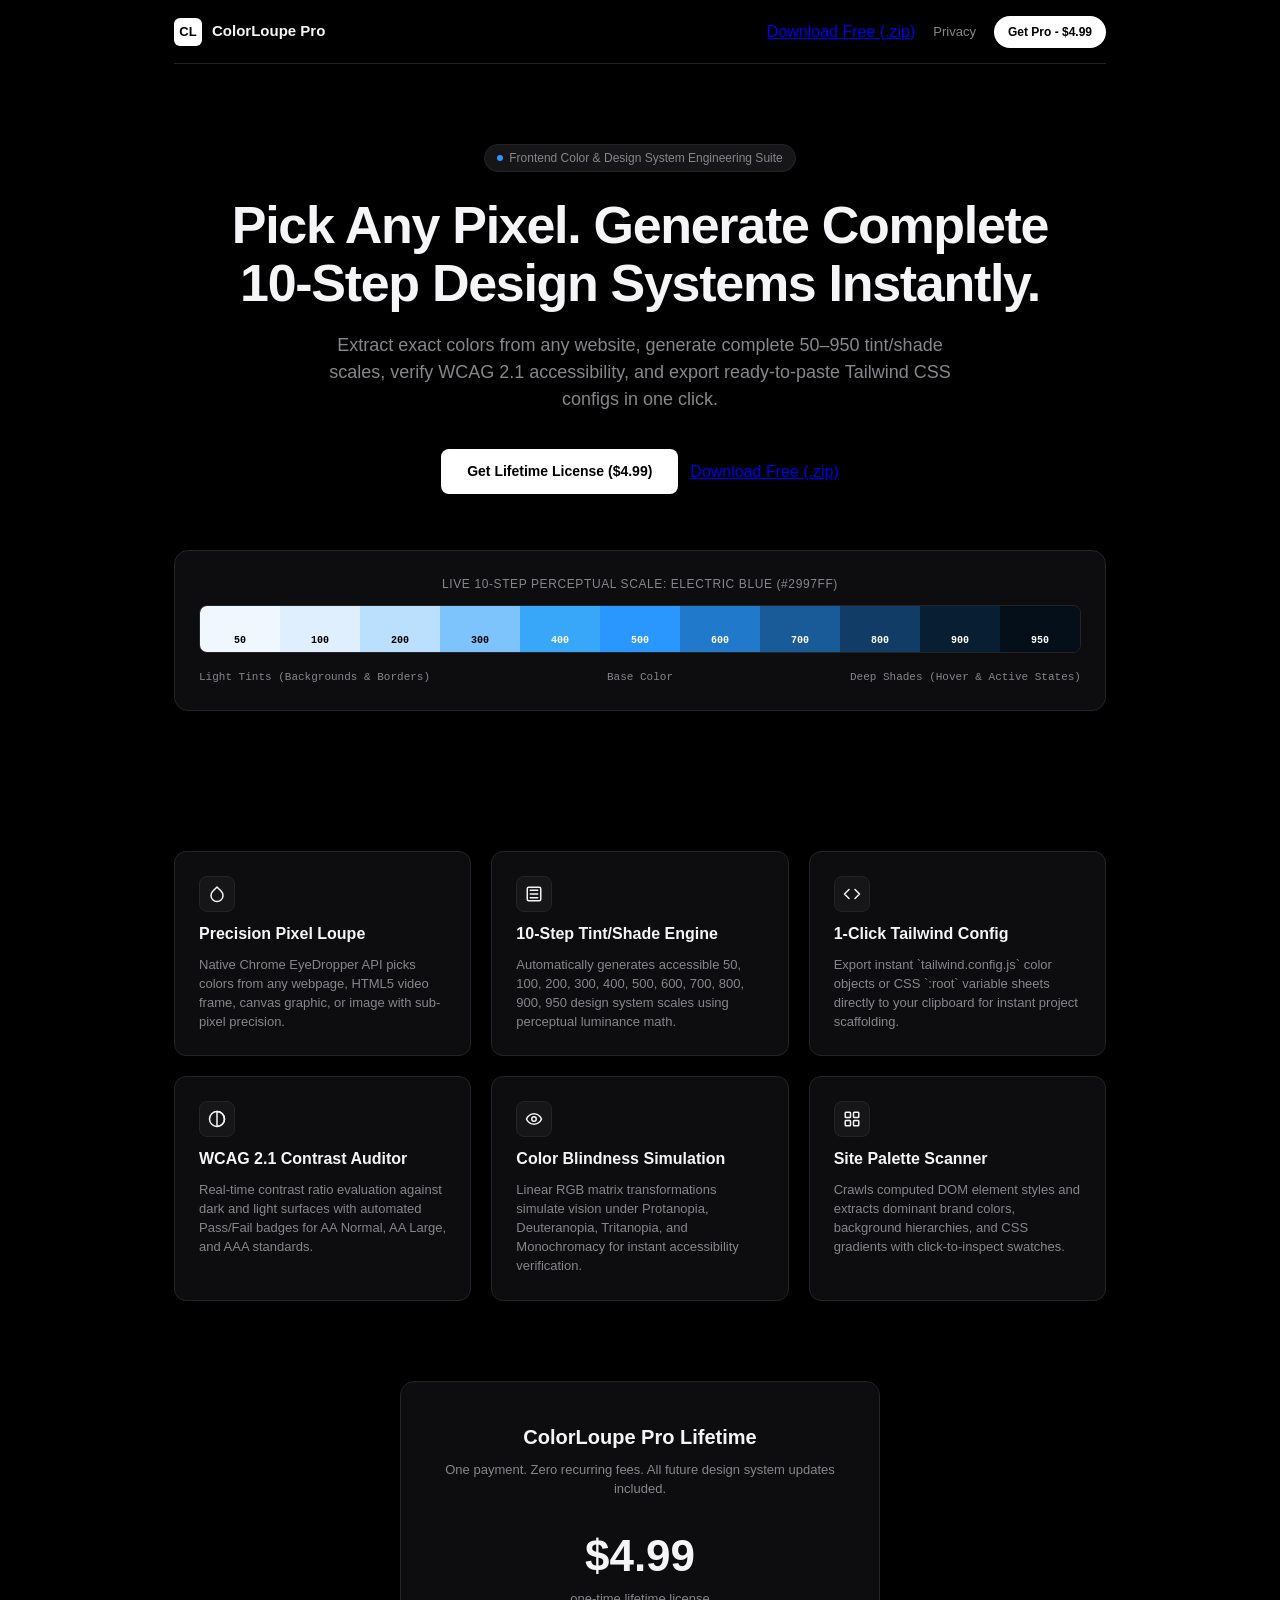
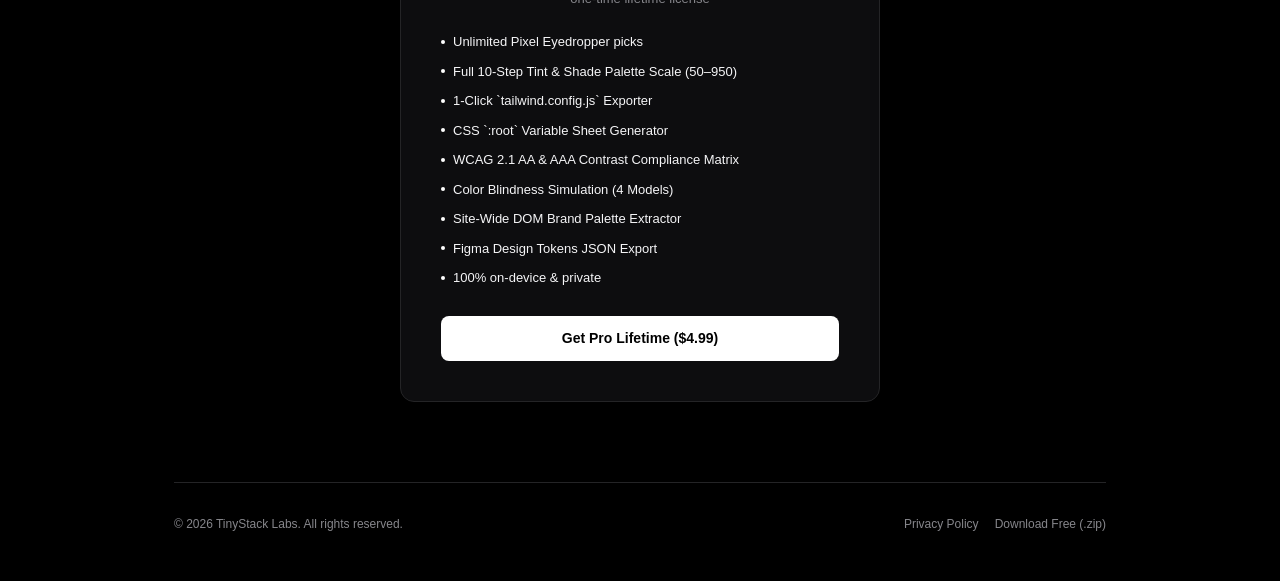
<file: index.html>
<!DOCTYPE html>
<html lang="en">
<head>
  <meta charset="UTF-8">
  <meta name="viewport" content="width=device-width, initial-scale=1.0">
  <title>ColorLoupe Pro - Eyedropper, 10-Step Shade Engine & Tailwind Exporter</title>
  <meta name="description" content="Precision pixel eyedropper, instant 10-step design system shade scale generator, WCAG 2.1 contrast auditor, and 1-click Tailwind config exporter.">
  <style>
    :root {
      --bg-primary: #000000;
      --bg-secondary: #0d0d0f;
      --bg-tertiary: #161618;
      --border-color: #242426;
      --text-primary: #f5f5f7;
      --text-secondary: #86868b;
      --font-stack: -apple-system, BlinkMacSystemFont, "SF Pro Display", "SF Pro Text", "Segoe UI", Roboto, sans-serif;
      --font-mono: ui-monospace, "SF Mono", Monaco, Menlo, Consolas, monospace;
    }
    * { box-sizing: border-box; margin: 0; padding: 0; }
    body {
      background-color: var(--bg-primary);
      color: var(--text-primary);
      font-family: var(--font-stack);
      line-height: 1.5;
      -webkit-font-smoothing: antialiased;
    }
    .container {
      max-width: 980px;
      margin: 0 auto;
      padding: 0 24px;
    }
    nav {
      height: 64px;
      display: flex;
      align-items: center;
      justify-content: space-between;
      border-bottom: 1px solid var(--border-color);
    }
    .brand {
      display: flex;
      align-items: center;
      gap: 10px;
      font-weight: 600;
      font-size: 15px;
      text-decoration: none;
      color: var(--text-primary);
    }
    .brand-mark {
      width: 28px;
      height: 28px;
      background: #ffffff;
      color: #000000;
      border-radius: 6px;
      display: flex;
      align-items: center;
      justify-content: center;
      font-weight: 700;
      font-size: 13px;
    }
    .nav-links {
      display: flex;
      align-items: center;
      gap: 18px;
    }
    .nav-link {
      color: var(--text-secondary);
      text-decoration: none;
      font-size: 13px;
      transition: color 0.15s ease;
    }
    .nav-link:hover { color: var(--text-primary); }
    .nav-btn {
      background: #ffffff;
      color: #000000;
      text-decoration: none;
      font-size: 12px;
      font-weight: 600;
      padding: 7px 14px;
      border-radius: 16px;
      transition: opacity 0.15s ease;
    }
    .nav-btn:hover { opacity: 0.88; }
    
    .hero {
      text-align: center;
      padding: 80px 0 60px;
      display: flex;
      flex-direction: column;
      align-items: center;
    }
    .badge {
      background: var(--bg-tertiary);
      border: 1px solid var(--border-color);
      color: var(--text-secondary);
      font-size: 12px;
      font-weight: 500;
      padding: 4px 12px;
      border-radius: 20px;
      margin-bottom: 24px;
      display: inline-flex;
      align-items: center;
      gap: 6px;
    }
    .badge-dot {
      width: 6px;
      height: 6px;
      border-radius: 50%;
      background: #2997ff;
    }
    h1 {
      font-size: 52px;
      font-weight: 700;
      letter-spacing: -0.025em;
      line-height: 1.12;
      max-width: 820px;
      margin-bottom: 20px;
    }
    .subtitle {
      font-size: 18px;
      color: var(--text-secondary);
      max-width: 640px;
      margin-bottom: 36px;
      line-height: 1.5;
    }
    .cta-row {
      display: flex;
      gap: 12px;
      margin-bottom: 56px;
    }
    .primary-cta {
      background: #ffffff;
      color: #000000;
      text-decoration: none;
      font-size: 14px;
      font-weight: 600;
      padding: 12px 26px;
      border-radius: 8px;
      transition: opacity 0.15s ease;
    }
    .primary-cta:hover { opacity: 0.9; }
    .secondary-cta {
      background: var(--bg-secondary);
      color: var(--text-primary);
      text-decoration: none;
      font-size: 14px;
      font-weight: 500;
      padding: 12px 22px;
      border-radius: 8px;
      border: 1px solid var(--border-color);
      transition: background 0.15s ease;
    }
    .secondary-cta:hover { background: var(--bg-tertiary); }

    /* Interactive Color Scale Demo */
    .scale-preview-box {
      width: 100%;
      background: var(--bg-secondary);
      border: 1px solid var(--border-color);
      border-radius: 14px;
      padding: 24px;
      box-shadow: 0 32px 64px -16px rgba(0, 0, 0, 0.8);
      margin-bottom: 80px;
    }
    .demo-scale-bar {
      display: flex;
      width: 100%;
      height: 48px;
      border-radius: 8px;
      overflow: hidden;
      margin-bottom: 16px;
      border: 1px solid var(--border-color);
    }
    .demo-chip {
      flex: 1;
      display: flex;
      align-items: flex-end;
      justify-content: center;
      padding-bottom: 4px;
      font-size: 10px;
      font-weight: 600;
      font-family: var(--font-mono);
    }

    .features-grid {
      display: grid;
      grid-template-columns: repeat(3, 1fr);
      gap: 20px;
      margin-bottom: 80px;
    }
    @media (max-width: 768px) {
      .features-grid { grid-template-columns: 1fr; }
      h1 { font-size: 36px; }
    }
    .feature-card {
      background: var(--bg-secondary);
      border: 1px solid var(--border-color);
      border-radius: 12px;
      padding: 24px;
      display: flex;
      flex-direction: column;
      gap: 10px;
    }
    .feature-icon {
      width: 36px;
      height: 36px;
      border-radius: 8px;
      background: var(--bg-tertiary);
      border: 1px solid var(--border-color);
      display: flex;
      align-items: center;
      justify-content: center;
      color: var(--text-primary);
    }
    .feature-title {
      font-size: 16px;
      font-weight: 600;
    }
    .feature-desc {
      font-size: 13px;
      color: var(--text-secondary);
      line-height: 1.45;
    }

    .pricing-card {
      background: var(--bg-secondary);
      border: 1px solid var(--border-color);
      border-radius: 14px;
      padding: 40px;
      text-align: center;
      max-width: 480px;
      margin: 0 auto 80px;
    }
    .pricing-title { font-size: 20px; font-weight: 700; margin-bottom: 8px; }
    .pricing-sub { font-size: 13px; color: var(--text-secondary); margin-bottom: 24px; }
    .price-value { font-size: 44px; font-weight: 700; }
    .price-term { font-size: 13px; color: var(--text-secondary); margin-bottom: 24px; }
    .perks-list {
      list-style: none;
      text-align: left;
      margin-bottom: 28px;
      display: flex;
      flex-direction: column;
      gap: 10px;
    }
    .perks-list li {
      font-size: 13px;
      color: var(--text-primary);
      display: flex;
      align-items: center;
      gap: 8px;
    }
    .perks-list li::before {
      content: "";
      width: 4px;
      height: 4px;
      border-radius: 50%;
      background: #ffffff;
      flex-shrink: 0;
    }

    footer {
      border-top: 1px solid var(--border-color);
      padding: 32px 0 48px;
      display: flex;
      justify-content: space-between;
      align-items: center;
      font-size: 12px;
      color: var(--text-secondary);
    }
    footer a { color: var(--text-secondary); text-decoration: none; }
    footer a:hover { color: var(--text-primary); }
  </style>
</head>
<body>
  <div class="container">
    <nav>
      <a href="#" class="brand">
        <div class="brand-mark">CL</div>
        <span>ColorLoupe Pro</span>
      </a>
      <div class="nav-links">
        <a href="https://github.com/joshuajaimon7/color-loupe/releases/latest/download/06-color-loupe.zip" class="btn-secondary" style="display:inline-flex;align-items:center;gap:6px;">Download Free (.zip)</a>
        <a href="privacy.html" class="nav-link">Privacy</a>
        <a href="https://micro-software-lab.lemonsqueezy.com/checkout/buy/a749cf66-9bd5-48ee-9b27-c3e949d253f0" class="nav-btn">Get Pro - $4.99</a>
      </div>
    </nav>

    <section class="hero">
      <div class="badge">
        <div class="badge-dot"></div>
        <span>Frontend Color & Design System Engineering Suite</span>
      </div>
      <h1>Pick Any Pixel. Generate Complete 10-Step Design Systems Instantly.</h1>
      <p class="subtitle">Extract exact colors from any website, generate complete 50–950 tint/shade scales, verify WCAG 2.1 accessibility, and export ready-to-paste Tailwind CSS configs in one click.</p>
      
      <div class="cta-row">
        <a href="https://micro-software-lab.lemonsqueezy.com/checkout/buy/a749cf66-9bd5-48ee-9b27-c3e949d253f0" class="primary-cta">Get Lifetime License ($4.99)</a>
        <a href="https://github.com/joshuajaimon7/color-loupe/releases/latest/download/06-color-loupe.zip" class="btn-secondary" style="display:inline-flex;align-items:center;gap:6px;">Download Free (.zip)</a>
      </div>

      <div class="scale-preview-box">
        <div style="font-size: 12px; color: var(--text-secondary); margin-bottom: 12px; font-weight: 500; text-transform: uppercase; letter-spacing: 0.05em;">Live 10-Step Perceptual Scale: Electric Blue (#2997FF)</div>
        <div class="demo-scale-bar">
          <div class="demo-chip" style="background-color: #f0f7ff; color: #000000;">50</div>
          <div class="demo-chip" style="background-color: #e0effe; color: #000000;">100</div>
          <div class="demo-chip" style="background-color: #bae0fd; color: #000000;">200</div>
          <div class="demo-chip" style="background-color: #7dc4fc; color: #000000;">300</div>
          <div class="demo-chip" style="background-color: #38a7fa; color: #ffffff;">400</div>
          <div class="demo-chip" style="background-color: #2997ff; color: #ffffff;">500</div>
          <div class="demo-chip" style="background-color: #2179cc; color: #ffffff;">600</div>
          <div class="demo-chip" style="background-color: #195b99; color: #ffffff;">700</div>
          <div class="demo-chip" style="background-color: #103c66; color: #ffffff;">800</div>
          <div class="demo-chip" style="background-color: #081e33; color: #ffffff;">900</div>
          <div class="demo-chip" style="background-color: #040f1a; color: #ffffff;">950</div>
        </div>
        <div style="display: flex; justify-content: space-between; font-size: 11px; color: var(--text-secondary); font-family: var(--font-mono);">
          <span>Light Tints (Backgrounds & Borders)</span>
          <span>Base Color</span>
          <span>Deep Shades (Hover & Active States)</span>
        </div>
      </div>
    </section>

    <div class="features-grid">
      <div class="feature-card">
        <div class="feature-icon">
          <svg width="18" height="18" viewBox="0 0 24 24" fill="none" stroke="currentColor" stroke-width="2" stroke-linecap="round" stroke-linejoin="round">
            <path d="M12 2.69l5.66 5.66a8 8 0 1 1-11.31 0z"/>
          </svg>
        </div>
        <div class="feature-title">Precision Pixel Loupe</div>
        <div class="feature-desc">Native Chrome EyeDropper API picks colors from any webpage, HTML5 video frame, canvas graphic, or image with sub-pixel precision.</div>
      </div>

      <div class="feature-card">
        <div class="feature-icon">
          <svg width="18" height="18" viewBox="0 0 24 24" fill="none" stroke="currentColor" stroke-width="2" stroke-linecap="round" stroke-linejoin="round">
            <rect width="18" height="18" x="3" y="3" rx="2"/>
            <path d="M7 7h10M7 12h10M7 17h10"/>
          </svg>
        </div>
        <div class="feature-title">10-Step Tint/Shade Engine</div>
        <div class="feature-desc">Automatically generates accessible 50, 100, 200, 300, 400, 500, 600, 700, 800, 900, 950 design system scales using perceptual luminance math.</div>
      </div>

      <div class="feature-card">
        <div class="feature-icon">
          <svg width="18" height="18" viewBox="0 0 24 24" fill="none" stroke="currentColor" stroke-width="2" stroke-linecap="round" stroke-linejoin="round">
            <path d="m16 18 6-6-6-6M8 6l-6 6 6 6"/>
          </svg>
        </div>
        <div class="feature-title">1-Click Tailwind Config</div>
        <div class="feature-desc">Export instant `tailwind.config.js` color objects or CSS `:root` variable sheets directly to your clipboard for instant project scaffolding.</div>
      </div>

      <div class="feature-card">
        <div class="feature-icon">
          <svg width="18" height="18" viewBox="0 0 24 24" fill="none" stroke="currentColor" stroke-width="2" stroke-linecap="round" stroke-linejoin="round">
            <circle cx="12" cy="12" r="10"/>
            <path d="M12 2a10 10 0 0 1 0 20z"/>
          </svg>
        </div>
        <div class="feature-title">WCAG 2.1 Contrast Auditor</div>
        <div class="feature-desc">Real-time contrast ratio evaluation against dark and light surfaces with automated Pass/Fail badges for AA Normal, AA Large, and AAA standards.</div>
      </div>

      <div class="feature-card">
        <div class="feature-icon">
          <svg width="18" height="18" viewBox="0 0 24 24" fill="none" stroke="currentColor" stroke-width="2" stroke-linecap="round" stroke-linejoin="round">
            <path d="M2 12s3-7 10-7 10 7 10 7-3 7-10 7-10-7-10-7Z"/>
            <circle cx="12" cy="12" r="3"/>
          </svg>
        </div>
        <div class="feature-title">Color Blindness Simulation</div>
        <div class="feature-desc">Linear RGB matrix transformations simulate vision under Protanopia, Deuteranopia, Tritanopia, and Monochromacy for instant accessibility verification.</div>
      </div>

      <div class="feature-card">
        <div class="feature-icon">
          <svg width="18" height="18" viewBox="0 0 24 24" fill="none" stroke="currentColor" stroke-width="2" stroke-linecap="round" stroke-linejoin="round">
            <rect width="7" height="7" x="3" y="3" rx="1"/>
            <rect width="7" height="7" x="14" y="3" rx="1"/>
            <rect width="7" height="7" x="14" y="14" rx="1"/>
            <rect width="7" height="7" x="3" y="14" rx="1"/>
          </svg>
        </div>
        <div class="feature-title">Site Palette Scanner</div>
        <div class="feature-desc">Crawls computed DOM element styles and extracts dominant brand colors, background hierarchies, and CSS gradients with click-to-inspect swatches.</div>
      </div>
    </div>

    <div class="pricing-card">
      <div class="pricing-title">ColorLoupe Pro Lifetime</div>
      <div class="pricing-sub">One payment. Zero recurring fees. All future design system updates included.</div>
      <div class="price-value">$4.99</div>
      <div class="price-term">one-time lifetime license</div>
      <ul class="perks-list">
        <li>Unlimited Pixel Eyedropper picks</li>
        <li>Full 10-Step Tint & Shade Palette Scale (50–950)</li>
        <li>1-Click `tailwind.config.js` Exporter</li>
        <li>CSS `:root` Variable Sheet Generator</li>
        <li>WCAG 2.1 AA & AAA Contrast Compliance Matrix</li>
        <li>Color Blindness Simulation (4 Models)</li>
        <li>Site-Wide DOM Brand Palette Extractor</li>
        <li>Figma Design Tokens JSON Export</li>
        <li>100% on-device & private</li>
      </ul>
      <a href="https://micro-software-lab.lemonsqueezy.com/checkout/buy/a749cf66-9bd5-48ee-9b27-c3e949d253f0" class="primary-cta" style="display: block; text-align: center;">Get Pro Lifetime ($4.99)</a>
    </div>

    <footer>
      <div>&copy; 2026 TinyStack Labs. All rights reserved.</div>
      <div style="display: flex; gap: 16px;">
        <a href="privacy.html">Privacy Policy</a>
        <a href="https://github.com/joshuajaimon7/color-loupe/releases/latest/download/06-color-loupe.zip" class="btn-secondary" style="display:inline-flex;align-items:center;gap:6px;">Download Free (.zip)</a>
      </div>
    </footer>
  </div>
</body>
</html>
</file>
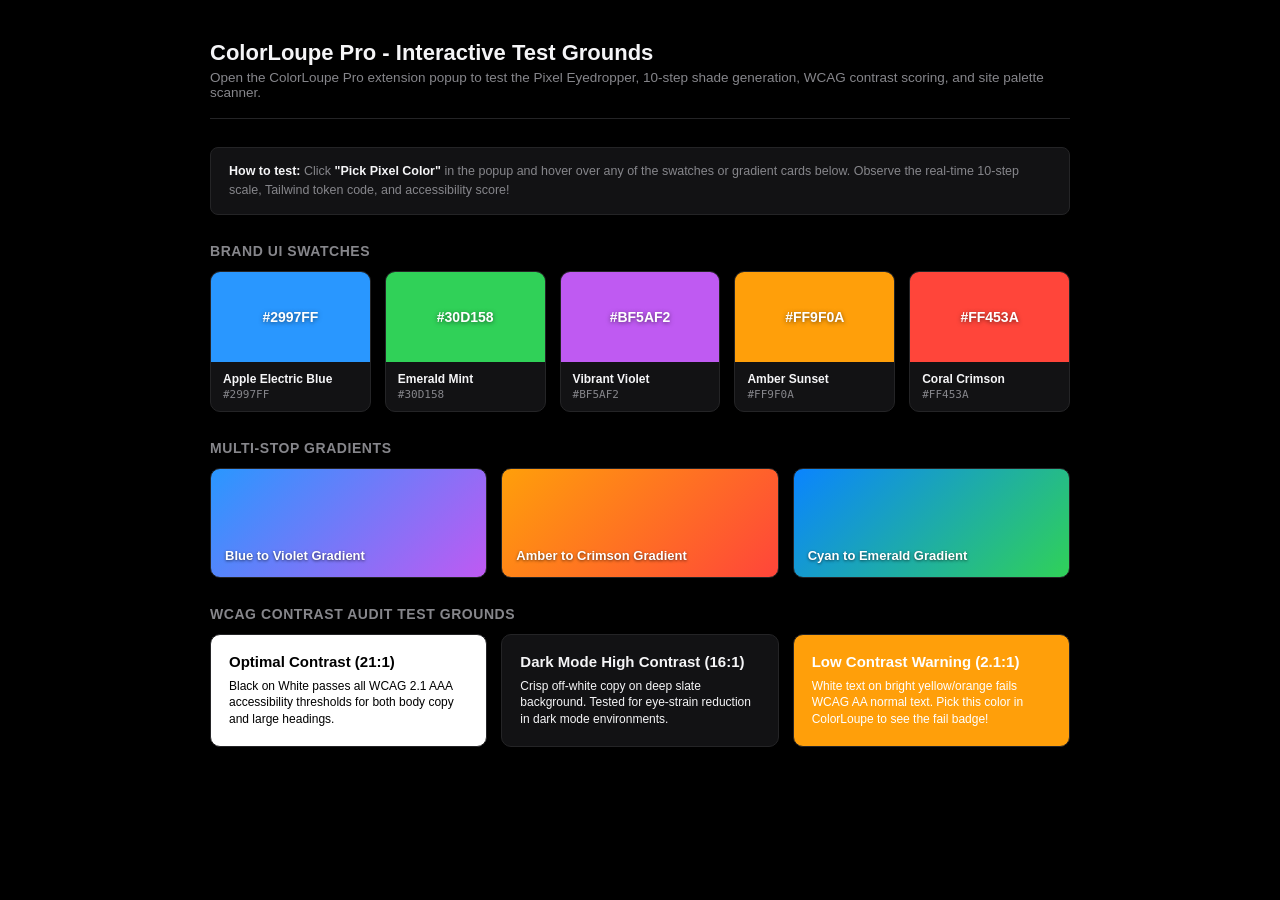
<file: demo-test.html>
<!DOCTYPE html>
<html lang="en">
<head>
  <meta charset="UTF-8">
  <meta name="viewport" content="width=device-width, initial-scale=1.0">
  <title>ColorLoupe Pro - Interactive Color & Palette Test Grounds</title>
  <style>
    :root {
      --bg-primary: #000000;
      --bg-secondary: #121214;
      --bg-tertiary: #1c1c1e;
      --border-color: #242426;
      --text-primary: #f5f5f7;
      --text-secondary: #86868b;
      --brand-blue: #2997FF;
      --brand-green: #30D158;
      --brand-purple: #BF5AF2;
      --brand-orange: #FF9F0A;
      --brand-red: #FF453A;
      --font-stack: -apple-system, BlinkMacSystemFont, "SF Pro Text", "Segoe UI", Roboto, sans-serif;
    }
    * { box-sizing: border-box; margin: 0; padding: 0; }
    body {
      background-color: var(--bg-primary);
      color: var(--text-primary);
      font-family: var(--font-stack);
      padding: 40px 24px;
      display: flex;
      justify-content: center;
      -webkit-font-smoothing: antialiased;
    }
    .container {
      width: 100%;
      max-width: 860px;
      display: flex;
      flex-direction: column;
      gap: 28px;
    }
    .header {
      border-bottom: 1px solid var(--border-color);
      padding-bottom: 18px;
    }
    h1 { font-size: 22px; font-weight: 700; margin-bottom: 4px; }
    p.sub { font-size: 13.5px; color: var(--text-secondary); }
    
    .section-title {
      font-size: 14px;
      font-weight: 600;
      color: var(--text-secondary);
      text-transform: uppercase;
      letter-spacing: 0.04em;
      margin-bottom: 12px;
    }

    /* Swatches Grid */
    .swatches-grid {
      display: grid;
      grid-template-columns: repeat(auto-fit, minmax(150px, 1fr));
      gap: 14px;
    }
    .swatch-card {
      background: var(--bg-secondary);
      border: 1px solid var(--border-color);
      border-radius: 10px;
      overflow: hidden;
      display: flex;
      flex-direction: column;
    }
    .swatch-color {
      height: 90px;
      display: flex;
      align-items: center;
      justify-content: center;
      font-weight: 700;
      font-size: 14px;
      color: #ffffff;
      text-shadow: 0 1px 4px rgba(0, 0, 0, 0.5);
    }
    .swatch-meta {
      padding: 10px 12px;
      display: flex;
      flex-direction: column;
      gap: 2px;
    }
    .swatch-name { font-size: 12px; font-weight: 600; color: var(--text-primary); }
    .swatch-hex { font-size: 11px; color: var(--text-secondary); font-family: monospace; }

    /* Gradients Strip */
    .gradients-grid {
      display: grid;
      grid-template-columns: repeat(auto-fit, minmax(240px, 1fr));
      gap: 14px;
    }
    .gradient-box {
      height: 110px;
      border-radius: 10px;
      padding: 14px;
      display: flex;
      flex-direction: column;
      justify-content: flex-end;
      border: 1px solid var(--border-color);
      color: #ffffff;
      font-weight: 600;
      font-size: 13px;
      text-shadow: 0 1px 3px rgba(0, 0, 0, 0.6);
    }

    /* Contrast Testing Cards */
    .contrast-test-grid {
      display: grid;
      grid-template-columns: repeat(auto-fit, minmax(240px, 1fr));
      gap: 14px;
    }
    .contrast-box {
      border-radius: 10px;
      padding: 18px;
      display: flex;
      flex-direction: column;
      gap: 8px;
      border: 1px solid var(--border-color);
    }
    .contrast-box h3 { font-size: 15px; font-weight: 700; }
    .contrast-box p { font-size: 12px; line-height: 1.4; }

    /* Instructions Box */
    .tip-box {
      background: var(--bg-secondary);
      border: 1px solid var(--border-color);
      border-radius: 8px;
      padding: 14px 18px;
      font-size: 12.5px;
      color: var(--text-secondary);
      line-height: 1.5;
    }
    .tip-box strong { color: var(--text-primary); }
  </style>
</head>
<body>
  <div class="container">
    <div class="header">
      <h1>ColorLoupe Pro - Interactive Test Grounds</h1>
      <p class="sub">Open the ColorLoupe Pro extension popup to test the Pixel Eyedropper, 10-step shade generation, WCAG contrast scoring, and site palette scanner.</p>
    </div>

    <div class="tip-box">
      <strong>How to test:</strong> Click <strong>"Pick Pixel Color"</strong> in the popup and hover over any of the swatches or gradient cards below. Observe the real-time 10-step scale, Tailwind token code, and accessibility score!
    </div>

    <div>
      <div class="section-title">Brand UI Swatches</div>
      <div class="swatches-grid">
        <div class="swatch-card">
          <div class="swatch-color" style="background-color: #2997FF;">#2997FF</div>
          <div class="swatch-meta">
            <div class="swatch-name">Apple Electric Blue</div>
            <div class="swatch-hex">#2997FF</div>
          </div>
        </div>

        <div class="swatch-card">
          <div class="swatch-color" style="background-color: #30D158;">#30D158</div>
          <div class="swatch-meta">
            <div class="swatch-name">Emerald Mint</div>
            <div class="swatch-hex">#30D158</div>
          </div>
        </div>

        <div class="swatch-card">
          <div class="swatch-color" style="background-color: #BF5AF2;">#BF5AF2</div>
          <div class="swatch-meta">
            <div class="swatch-name">Vibrant Violet</div>
            <div class="swatch-hex">#BF5AF2</div>
          </div>
        </div>

        <div class="swatch-card">
          <div class="swatch-color" style="background-color: #FF9F0A;">#FF9F0A</div>
          <div class="swatch-meta">
            <div class="swatch-name">Amber Sunset</div>
            <div class="swatch-hex">#FF9F0A</div>
          </div>
        </div>

        <div class="swatch-card">
          <div class="swatch-color" style="background-color: #FF453A;">#FF453A</div>
          <div class="swatch-meta">
            <div class="swatch-name">Coral Crimson</div>
            <div class="swatch-hex">#FF453A</div>
          </div>
        </div>
      </div>
    </div>

    <div>
      <div class="section-title">Multi-Stop Gradients</div>
      <div class="gradients-grid">
        <div class="gradient-box" style="background: linear-gradient(135deg, #2997FF 0%, #BF5AF2 100%);">
          Blue to Violet Gradient
        </div>
        <div class="gradient-box" style="background: linear-gradient(135deg, #FF9F0A 0%, #FF453A 100%);">
          Amber to Crimson Gradient
        </div>
        <div class="gradient-box" style="background: linear-gradient(135deg, #0A84FF 0%, #30D158 100%);">
          Cyan to Emerald Gradient
        </div>
      </div>
    </div>

    <div>
      <div class="section-title">WCAG Contrast Audit Test Grounds</div>
      <div class="contrast-test-grid">
        <div class="contrast-box" style="background-color: #FFFFFF; color: #000000;">
          <h3>Optimal Contrast (21:1)</h3>
          <p>Black on White passes all WCAG 2.1 AAA accessibility thresholds for both body copy and large headings.</p>
        </div>

        <div class="contrast-box" style="background-color: #121214; color: #F5F5F7;">
          <h3>Dark Mode High Contrast (16:1)</h3>
          <p>Crisp off-white copy on deep slate background. Tested for eye-strain reduction in dark mode environments.</p>
        </div>

        <div class="contrast-box" style="background-color: #FF9F0A; color: #FFFFFF;">
          <h3 style="text-shadow: none;">Low Contrast Warning (2.1:1)</h3>
          <p>White text on bright yellow/orange fails WCAG AA normal text. Pick this color in ColorLoupe to see the fail badge!</p>
        </div>
      </div>
    </div>
  </div>
</body>
</html>
</file>
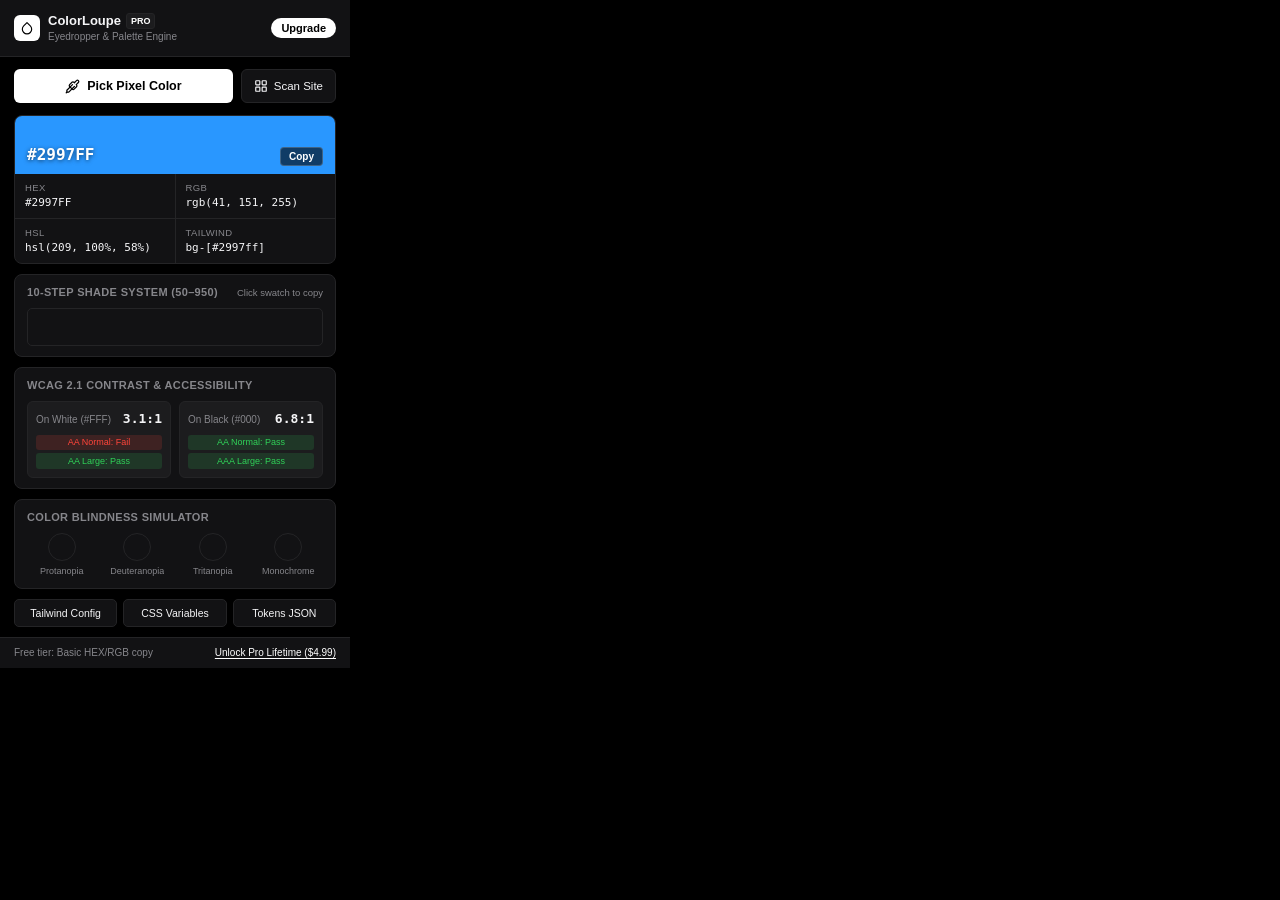
<file: popup.html>
<!DOCTYPE html>
<html lang="en">
<head>
  <meta charset="UTF-8">
  <meta name="viewport" content="width=device-width, initial-scale=1.0">
  <title>ColorLoupe Pro</title>
  <link rel="stylesheet" href="popup.css">
</head>
<body>
  <div class="app-container">
    <!-- Header -->
    <header class="app-header">
      <div class="brand">
        <div class="logo-mark">
          <svg width="14" height="14" viewBox="0 0 24 24" fill="none" stroke="currentColor" stroke-width="2" stroke-linecap="round" stroke-linejoin="round">
            <path d="M12 2.69l5.66 5.66a8 8 0 1 1-11.31 0z"/>
          </svg>
        </div>
        <div>
          <div class="brand-title">
            <span>ColorLoupe</span>
            <span class="badge-pro" id="proHeaderBadge">PRO</span>
          </div>
          <div class="brand-sub">Eyedropper & Palette Engine</div>
        </div>
      </div>
      <button class="upgrade-btn" id="upgradeBtn">Upgrade</button>
    </header>

    <!-- Main Pick Action -->
    <div class="action-bar">
      <button class="pick-btn" id="pickColorBtn">
        <svg width="15" height="15" viewBox="0 0 24 24" fill="none" stroke="currentColor" stroke-width="2" stroke-linecap="round" stroke-linejoin="round">
          <path d="m2 22 1-1h3l9-9"/>
          <path d="M3 21v-3l9-9"/>
          <path d="m15 6 3.4-3.4a2.1 2.1 0 1 1 3 3L18 9l.4.4a2.1 2.1 0 0 1 0 3l-3.8 3.8a2.1 2.1 0 0 1-3 0l-4.2-4.2a2.1 2.1 0 0 1 0-3l3.8-3.8a2.1 2.1 0 0 1 3 0z"/>
        </svg>
        <span>Pick Pixel Color</span>
      </button>
      <button class="icon-tool-btn" id="scanPageBtn" title="Scan entire page for dominant colors">
        <svg width="14" height="14" viewBox="0 0 24 24" fill="none" stroke="currentColor" stroke-width="2" stroke-linecap="round" stroke-linejoin="round">
          <rect width="7" height="7" x="3" y="3" rx="1"/>
          <rect width="7" height="7" x="14" y="3" rx="1"/>
          <rect width="7" height="7" x="14" y="14" rx="1"/>
          <rect width="7" height="7" x="3" y="14" rx="1"/>
        </svg>
        <span>Scan Site</span>
      </button>
    </div>

    <!-- Active Color Card -->
    <div class="color-hero-card">
      <div class="swatch-preview" id="heroSwatch" style="background-color: #2997FF;">
        <span class="swatch-code" id="heroHexCode">#2997FF</span>
        <button class="copy-badge" id="quickCopyHexBtn" title="Copy HEX">Copy</button>
      </div>

      <!-- Formats Quick Grid -->
      <div class="format-rows">
        <div class="format-item" data-format="hex">
          <span class="format-label">HEX</span>
          <span class="format-val" id="valHex">#2997FF</span>
        </div>
        <div class="format-item" data-format="rgb">
          <span class="format-label">RGB</span>
          <span class="format-val" id="valRgb">rgb(41, 151, 255)</span>
        </div>
        <div class="format-item" data-format="hsl">
          <span class="format-label">HSL</span>
          <span class="format-val" id="valHsl">hsl(209, 100%, 58%)</span>
        </div>
        <div class="format-item" data-format="tailwind">
          <span class="format-label">Tailwind</span>
          <span class="format-val" id="valTailwind">bg-[#2997ff]</span>
        </div>
      </div>
    </div>

    <!-- 10-Step Tint & Shade Palette Scale -->
    <div class="section-box">
      <div class="section-header">
        <span class="section-title">10-Step Shade System (50–950)</span>
        <span class="section-hint">Click swatch to copy</span>
      </div>
      <div class="scale-bar" id="scaleContainer">
        <!-- Generated dynamically via JS -->
      </div>
    </div>

    <!-- WCAG 2.1 Contrast Matrix -->
    <div class="section-box">
      <div class="section-header">
        <span class="section-title">WCAG 2.1 Contrast & Accessibility</span>
      </div>
      <div class="contrast-grid">
        <div class="contrast-card">
          <div class="contrast-head">
            <span class="contrast-label">On White (#FFF)</span>
            <span class="contrast-score" id="contrastWhiteRatio">3.1:1</span>
          </div>
          <div class="badge-row">
            <span class="wcag-pill fail" id="wcagWhiteAA">AA Normal: Fail</span>
            <span class="wcag-pill pass" id="wcagWhiteLarge">AA Large: Pass</span>
          </div>
        </div>

        <div class="contrast-card">
          <div class="contrast-head">
            <span class="contrast-label">On Black (#000)</span>
            <span class="contrast-score" id="contrastBlackRatio">6.8:1</span>
          </div>
          <div class="badge-row">
            <span class="wcag-pill pass" id="wcagBlackAA">AA Normal: Pass</span>
            <span class="wcag-pill pass" id="wcagBlackAAA">AAA Large: Pass</span>
          </div>
        </div>
      </div>
    </div>

    <!-- Color Blindness Simulation Preview -->
    <div class="section-box">
      <div class="section-header">
        <span class="section-title">Color Blindness Simulator</span>
      </div>
      <div class="blindness-grid" id="blindnessGrid">
        <div class="blind-card">
          <div class="blind-swatch" id="blindProtan"></div>
          <div class="blind-name">Protanopia</div>
        </div>
        <div class="blind-card">
          <div class="blind-swatch" id="blindDeutan"></div>
          <div class="blind-name">Deuteranopia</div>
        </div>
        <div class="blind-card">
          <div class="blind-swatch" id="blindTritan"></div>
          <div class="blind-name">Tritanopia</div>
        </div>
        <div class="blind-card">
          <div class="blind-swatch" id="blindMono"></div>
          <div class="blind-name">Monochrome</div>
        </div>
      </div>
    </div>

    <!-- Site Palette View (When scanned) -->
    <div class="section-box" id="sitePaletteBox" style="display: none;">
      <div class="section-header">
        <span class="section-title" id="sitePaletteTitle">Discovered Page Palette</span>
        <button class="clean-link-btn" id="clearSitePaletteBtn">Clear</button>
      </div>
      <div class="palette-swatch-list" id="siteSwatchesList"></div>
    </div>

    <!-- Pro Export Toolbar -->
    <div class="export-bar">
      <button class="export-btn" id="exportTailwindBtn">
        <span>Tailwind Config</span>
      </button>
      <button class="export-btn" id="exportCssVarsBtn">
        <span>CSS Variables</span>
      </button>
      <button class="export-btn" id="exportTokensJsonBtn">
        <span>Tokens JSON</span>
      </button>
    </div>

    <!-- Footer -->
    <footer class="app-footer">
      <div class="pro-banner" id="footerBanner">
        <span>Free tier: Basic HEX/RGB copy</span>
        <a href="#" id="proUpgradeLink" class="pro-link">Unlock Pro Lifetime ($4.99)</a>
      </div>
    </footer>

    <!-- Upgrade Modal (Strictly Absolute to avoid popup expansion) -->
    <div class="modal-backdrop" id="upgradeModal" style="display: none;">
      <div class="modal-box">
        <button class="modal-close" id="modalCloseBtn">&times;</button>
        <h2>ColorLoupe Pro</h2>
        <p class="modal-desc">Everything you need to extract colors, generate 10-step design systems, and export ready-to-use frontend tokens.</p>
        <ul class="modal-perks">
          <li>Full 10-Step Tint & Shade Palette Scale (50–950)</li>
          <li>1-Click `tailwind.config.js` Export</li>
          <li>CSS `:root` Design System Variables</li>
          <li>Color Blindness Simulation & WCAG Audit</li>
          <li>Site-Wide Brand Palette & Gradient Extractor</li>
          <li>Figma Design Tokens JSON Export</li>
        </ul>
        <div class="price-tag">
          <span class="price-val">$4.99</span>
          <span class="price-period">one-time lifetime license</span>
        </div>
        <button class="checkout-btn" id="startCheckoutBtn">Buy Lifetime License ($4.99)</button>

        <div class="license-box">
          <div class="license-title">Already purchased? Activate key:</div>
          <div class="license-input-row">
            <input type="text" id="licenseKeyInput" class="license-input" placeholder="Paste license key...">
            <button class="license-activate-btn" id="activateKeyBtn">Activate</button>
          </div>
          <div class="license-status" id="licenseStatus"></div>
        </div>
      </div>
    </div>
  </div>

  <script src="popup.js"></script>
</body>
</html>
</file>
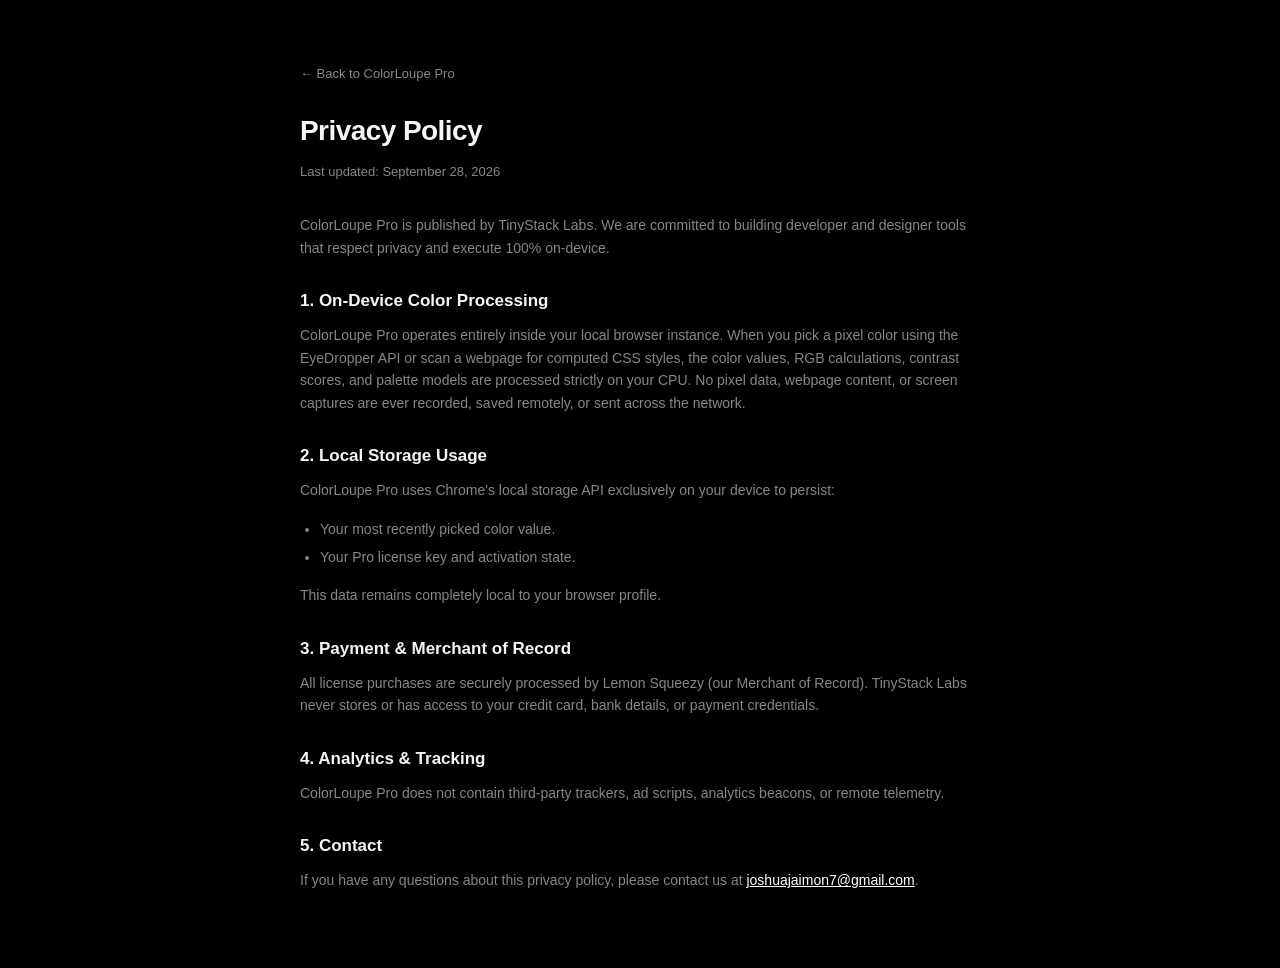
<file: privacy.html>
<!DOCTYPE html>
<html lang="en">
<head>
  <meta charset="UTF-8">
  <meta name="viewport" content="width=device-width, initial-scale=1.0">
  <title>Privacy Policy - ColorLoupe Pro</title>
  <style>
    :root {
      --bg-primary: #000000;
      --bg-secondary: #0d0d0f;
      --border-color: #242426;
      --text-primary: #f5f5f7;
      --text-secondary: #86868b;
      --font-stack: -apple-system, BlinkMacSystemFont, "SF Pro Text", "Segoe UI", Roboto, sans-serif;
    }
    * { box-sizing: border-box; margin: 0; padding: 0; }
    body {
      background-color: var(--bg-primary);
      color: var(--text-primary);
      font-family: var(--font-stack);
      line-height: 1.6;
      padding: 60px 24px;
      -webkit-font-smoothing: antialiased;
    }
    .container {
      max-width: 680px;
      margin: 0 auto;
    }
    h1 {
      font-size: 28px;
      font-weight: 700;
      letter-spacing: -0.02em;
      margin-bottom: 8px;
    }
    .date {
      font-size: 13px;
      color: var(--text-secondary);
      margin-bottom: 32px;
    }
    h2 {
      font-size: 17px;
      font-weight: 600;
      margin: 28px 0 10px;
      color: var(--text-primary);
    }
    p {
      font-size: 14px;
      color: var(--text-secondary);
      margin-bottom: 16px;
    }
    ul {
      margin-bottom: 16px;
      padding-left: 20px;
      color: var(--text-secondary);
      font-size: 14px;
    }
    li { margin-bottom: 6px; }
    a { color: #ffffff; text-decoration: underline; }
    .back-link {
      display: inline-block;
      margin-bottom: 24px;
      font-size: 13px;
      color: var(--text-secondary);
      text-decoration: none;
    }
    .back-link:hover { color: var(--text-primary); }
  </style>
</head>
<body>
  <div class="container">
    <a href="index.html" class="back-link">&larr; Back to ColorLoupe Pro</a>
    <h1>Privacy Policy</h1>
    <div class="date">Last updated: September 28, 2026</div>

    <p>ColorLoupe Pro is published by TinyStack Labs. We are committed to building developer and designer tools that respect privacy and execute 100% on-device.</p>

    <h2>1. On-Device Color Processing</h2>
    <p>ColorLoupe Pro operates entirely inside your local browser instance. When you pick a pixel color using the EyeDropper API or scan a webpage for computed CSS styles, the color values, RGB calculations, contrast scores, and palette models are processed strictly on your CPU. No pixel data, webpage content, or screen captures are ever recorded, saved remotely, or sent across the network.</p>

    <h2>2. Local Storage Usage</h2>
    <p>ColorLoupe Pro uses Chrome's local storage API exclusively on your device to persist:</p>
    <ul>
      <li>Your most recently picked color value.</li>
      <li>Your Pro license key and activation state.</li>
    </ul>
    <p>This data remains completely local to your browser profile.</p>

    <h2>3. Payment & Merchant of Record</h2>
    <p>All license purchases are securely processed by Lemon Squeezy (our Merchant of Record). TinyStack Labs never stores or has access to your credit card, bank details, or payment credentials.</p>

    <h2>4. Analytics & Tracking</h2>
    <p>ColorLoupe Pro does not contain third-party trackers, ad scripts, analytics beacons, or remote telemetry.</p>

    <h2>5. Contact</h2>
    <p>If you have any questions about this privacy policy, please contact us at <a href="mailto:joshuajaimon7@gmail.com">joshuajaimon7@gmail.com</a>.</p>
  </div>
</body>
</html>
</file>
<file: popup.css>
/* ColorLoupe Pro - Apple Minimalist Dark Mode Styles */

:root {
  --bg-primary: #000000;
  --bg-secondary: #121214;
  --bg-tertiary: #1c1c1e;
  --bg-hover: #262629;
  --border-color: #242426;
  --text-primary: #f5f5f7;
  --text-secondary: #86868b;
  --font-stack: -apple-system, BlinkMacSystemFont, "SF Pro Text", "Segoe UI", Roboto, sans-serif;
  --font-mono: ui-monospace, "SF Mono", Monaco, Menlo, Consolas, monospace;
}

* {
  box-sizing: border-box;
  margin: 0;
  padding: 0;
}

html, body {
  width: 350px;
  min-width: 350px;
  max-width: 350px;
  background-color: var(--bg-primary);
  color: var(--text-primary);
  font-family: var(--font-stack);
  font-size: 12.5px;
  line-height: 1.4;
  overflow-x: hidden;
  -webkit-font-smoothing: antialiased;
}

.app-container {
  width: 350px;
  max-width: 350px;
  position: relative;
  display: flex;
  flex-direction: column;
}

/* Header */
.app-header {
  display: flex;
  justify-content: space-between;
  align-items: center;
  padding: 12px 14px;
  background-color: var(--bg-secondary);
  border-bottom: 1px solid var(--border-color);
}

.brand {
  display: flex;
  align-items: center;
  gap: 8px;
}

.logo-mark {
  width: 26px;
  height: 26px;
  background: #ffffff;
  color: #000000;
  border-radius: 6px;
  display: flex;
  align-items: center;
  justify-content: center;
  flex-shrink: 0;
}

.brand-title {
  display: flex;
  align-items: center;
  gap: 5px;
  font-size: 13px;
  font-weight: 600;
}

.brand-sub {
  font-size: 10px;
  color: var(--text-secondary);
}

.badge-pro {
  background: var(--bg-tertiary);
  color: #ffffff;
  border: 1px solid var(--border-color);
  font-size: 9px;
  font-weight: 700;
  padding: 1px 4px;
  border-radius: 3px;
}

.badge-pro.unlocked {
  background: #ffffff;
  color: #000000;
  border-color: #ffffff;
}

.upgrade-btn {
  background: #ffffff;
  color: #000000;
  border: none;
  font-size: 11px;
  font-weight: 600;
  padding: 4px 10px;
  border-radius: 12px;
  cursor: pointer;
  transition: opacity 0.15s ease;
}

.upgrade-btn:hover { opacity: 0.88; }
.upgrade-btn.is-pro {
  background: var(--bg-tertiary);
  color: var(--text-secondary);
  border: 1px solid var(--border-color);
  cursor: default;
}

/* Action Bar */
.action-bar {
  display: flex;
  gap: 8px;
  padding: 12px 14px 6px;
}

.pick-btn {
  flex: 1;
  background: #ffffff;
  color: #000000;
  border: none;
  font-size: 12.5px;
  font-weight: 600;
  padding: 9px 12px;
  border-radius: 6px;
  cursor: pointer;
  display: flex;
  align-items: center;
  justify-content: center;
  gap: 7px;
  transition: opacity 0.15s ease;
}

.pick-btn:hover { opacity: 0.88; }

.icon-tool-btn {
  background: var(--bg-secondary);
  color: var(--text-primary);
  border: 1px solid var(--border-color);
  font-size: 11.5px;
  font-weight: 500;
  padding: 9px 12px;
  border-radius: 6px;
  cursor: pointer;
  display: flex;
  align-items: center;
  gap: 6px;
  transition: background 0.12s ease;
}

.icon-tool-btn:hover {
  background: var(--bg-hover);
}

/* Hero Color Swatch */
.color-hero-card {
  margin: 6px 14px 10px;
  background: var(--bg-secondary);
  border: 1px solid var(--border-color);
  border-radius: 8px;
  overflow: hidden;
}

.swatch-preview {
  height: 58px;
  display: flex;
  align-items: flex-end;
  justify-content: space-between;
  padding: 8px 12px;
  position: relative;
  transition: background-color 0.2s ease;
}

.swatch-code {
  font-family: var(--font-mono);
  font-size: 16px;
  font-weight: 700;
  color: #ffffff;
  text-shadow: 0 1px 4px rgba(0, 0, 0, 0.6);
}

.copy-badge {
  background: rgba(0, 0, 0, 0.6);
  backdrop-filter: blur(6px);
  -webkit-backdrop-filter: blur(6px);
  color: #ffffff;
  border: 1px solid rgba(255, 255, 255, 0.2);
  font-size: 10px;
  font-weight: 600;
  padding: 3px 8px;
  border-radius: 4px;
  cursor: pointer;
}

.copy-badge:hover {
  background: rgba(0, 0, 0, 0.85);
}

/* Formats Grid */
.format-rows {
  display: grid;
  grid-template-columns: 1fr 1fr;
  gap: 1px;
  background: var(--border-color);
}

.format-item {
  background: var(--bg-secondary);
  padding: 7px 10px;
  cursor: pointer;
  display: flex;
  flex-direction: column;
  gap: 1px;
  transition: background 0.12s ease;
}

.format-item:hover {
  background: var(--bg-hover);
}

.format-label {
  font-size: 9.5px;
  color: var(--text-secondary);
  text-transform: uppercase;
  letter-spacing: 0.04em;
}

.format-val {
  font-family: var(--font-mono);
  font-size: 11px;
  color: var(--text-primary);
  white-space: nowrap;
  overflow: hidden;
  text-overflow: ellipsis;
}

/* Section Box */
.section-box {
  margin: 0 14px 10px;
  background: var(--bg-secondary);
  border: 1px solid var(--border-color);
  border-radius: 8px;
  padding: 10px 12px;
}

.section-header {
  display: flex;
  justify-content: space-between;
  align-items: center;
  margin-bottom: 8px;
}

.section-title {
  font-size: 11px;
  font-weight: 600;
  color: var(--text-secondary);
  text-transform: uppercase;
  letter-spacing: 0.03em;
}

.section-hint {
  font-size: 9.5px;
  color: var(--text-secondary);
}

.clean-link-btn {
  background: transparent;
  border: none;
  font-size: 10px;
  color: var(--text-secondary);
  cursor: pointer;
}

.clean-link-btn:hover { color: var(--text-primary); }

/* 10-Step Scale Bar */
.scale-bar {
  display: flex;
  width: 100%;
  height: 38px;
  border-radius: 5px;
  overflow: hidden;
  border: 1px solid var(--border-color);
}

.scale-chip {
  flex: 1;
  display: flex;
  flex-direction: column;
  align-items: center;
  justify-content: flex-end;
  padding-bottom: 3px;
  cursor: pointer;
  position: relative;
  transition: transform 0.1s ease;
}

.scale-chip:hover {
  transform: translateY(-2px);
  z-index: 2;
}

.scale-chip span {
  font-size: 7.5px;
  font-weight: 600;
  text-shadow: 0 1px 2px rgba(0, 0, 0, 0.8);
}

/* Contrast Grid */
.contrast-grid {
  display: grid;
  grid-template-columns: 1fr 1fr;
  gap: 8px;
}

.contrast-card {
  background: var(--bg-tertiary);
  border: 1px solid var(--border-color);
  border-radius: 6px;
  padding: 8px;
  display: flex;
  flex-direction: column;
  gap: 6px;
}

.contrast-head {
  display: flex;
  justify-content: space-between;
  align-items: baseline;
}

.contrast-label {
  font-size: 10px;
  color: var(--text-secondary);
}

.contrast-score {
  font-size: 13px;
  font-weight: 700;
  font-family: var(--font-mono);
}

.badge-row {
  display: flex;
  flex-direction: column;
  gap: 3px;
}

.wcag-pill {
  font-size: 9px;
  padding: 1.5px 5px;
  border-radius: 3px;
  font-weight: 500;
  text-align: center;
}

.wcag-pill.pass {
  background: rgba(48, 209, 88, 0.15);
  color: #30d158;
}

.wcag-pill.fail {
  background: rgba(255, 69, 58, 0.15);
  color: #ff453a;
}

/* Blindness Grid */
.blindness-grid {
  display: grid;
  grid-template-columns: repeat(4, 1fr);
  gap: 6px;
}

.blind-card {
  display: flex;
  flex-direction: column;
  align-items: center;
  gap: 4px;
}

.blind-swatch {
  width: 28px;
  height: 28px;
  border-radius: 50%;
  border: 1px solid var(--border-color);
  transition: background-color 0.2s ease;
}

.blind-name {
  font-size: 9px;
  color: var(--text-secondary);
  text-align: center;
  white-space: nowrap;
  overflow: hidden;
  text-overflow: ellipsis;
  max-width: 64px;
}

/* Site Swatches List */
.palette-swatch-list {
  display: flex;
  flex-wrap: wrap;
  gap: 6px;
}

.site-swatch-pill {
  width: 24px;
  height: 24px;
  border-radius: 4px;
  border: 1px solid var(--border-color);
  cursor: pointer;
  transition: transform 0.12s ease;
}

.site-swatch-pill:hover {
  transform: scale(1.15);
  border-color: #ffffff;
}

/* Export Toolbar */
.export-bar {
  display: flex;
  gap: 6px;
  padding: 0 14px 10px;
}

.export-btn {
  flex: 1;
  background: var(--bg-secondary);
  color: var(--text-primary);
  border: 1px solid var(--border-color);
  font-size: 10.5px;
  font-weight: 500;
  padding: 7px 4px;
  border-radius: 5px;
  cursor: pointer;
  text-align: center;
  transition: all 0.12s ease;
}

.export-btn:hover {
  background: var(--bg-hover);
  border-color: #38383c;
}

/* Footer */
.app-footer {
  padding: 8px 14px;
  background: var(--bg-secondary);
  border-top: 1px solid var(--border-color);
}

.pro-banner {
  display: flex;
  justify-content: space-between;
  align-items: center;
  font-size: 10px;
  color: var(--text-secondary);
}

.pro-link {
  color: #ffffff;
  text-decoration: underline;
  text-underline-offset: 2px;
  cursor: pointer;
  font-weight: 500;
}

/* Upgrade Modal - STRICTLY ABSOLUTE & BOUNDED */
.modal-backdrop {
  position: absolute;
  top: 0;
  left: 0;
  width: 100%;
  height: 100%;
  background: rgba(0, 0, 0, 0.92);
  backdrop-filter: blur(8px);
  -webkit-backdrop-filter: blur(8px);
  z-index: 1000;
  display: flex;
  align-items: center;
  justify-content: center;
  padding: 12px;
}

.modal-box {
  background: var(--bg-secondary);
  border: 1px solid var(--border-color);
  border-radius: 8px;
  padding: 16px;
  width: 100%;
  position: relative;
  box-shadow: 0 12px 28px rgba(0, 0, 0, 0.9);
}

.modal-close {
  position: absolute;
  top: 8px;
  right: 8px;
  background: transparent;
  border: none;
  color: var(--text-secondary);
  font-size: 18px;
  cursor: pointer;
  width: 20px;
  height: 20px;
  display: flex;
  align-items: center;
  justify-content: center;
}

.modal-box h2 {
  font-size: 15px;
  font-weight: 700;
  margin-bottom: 4px;
}

.modal-desc {
  font-size: 11px;
  color: var(--text-secondary);
  line-height: 1.35;
  margin-bottom: 12px;
}

.modal-perks {
  list-style: none;
  display: flex;
  flex-direction: column;
  gap: 5px;
  margin-bottom: 12px;
}

.modal-perks li {
  font-size: 11px;
  color: var(--text-primary);
  display: flex;
  align-items: center;
  gap: 6px;
}

.modal-perks li::before {
  content: "";
  display: inline-block;
  width: 3px;
  height: 3px;
  border-radius: 50%;
  background: #ffffff;
  flex-shrink: 0;
}

.price-tag {
  display: flex;
  align-items: baseline;
  gap: 5px;
  margin-bottom: 10px;
}

.price-val {
  font-size: 20px;
  font-weight: 700;
  color: #ffffff;
}

.price-period {
  font-size: 10px;
  color: var(--text-secondary);
}

.checkout-btn {
  width: 100%;
  background: #ffffff;
  color: #000000;
  border: none;
  font-size: 12px;
  font-weight: 600;
  padding: 8px;
  border-radius: 5px;
  cursor: pointer;
  margin-bottom: 12px;
}

.checkout-btn:hover { opacity: 0.88; }

.license-box {
  border-top: 1px solid var(--border-color);
  padding-top: 10px;
}

.license-title {
  font-size: 10px;
  color: var(--text-secondary);
  margin-bottom: 5px;
}

.license-input-row {
  display: flex;
  gap: 5px;
}

.license-input {
  flex: 1;
  background: var(--bg-primary);
  border: 1px solid var(--border-color);
  border-radius: 4px;
  padding: 5px 7px;
  color: var(--text-primary);
  font-size: 11px;
  outline: none;
}

.license-activate-btn {
  background: var(--bg-tertiary);
  color: var(--text-primary);
  border: 1px solid var(--border-color);
  font-size: 11px;
  font-weight: 500;
  padding: 5px 10px;
  border-radius: 4px;
  cursor: pointer;
}

.license-status {
  font-size: 10px;
  margin-top: 4px;
  min-height: 14px;
}

.license-status.success { color: #30d158; }
.license-status.error { color: #ff453a; }
</file>
